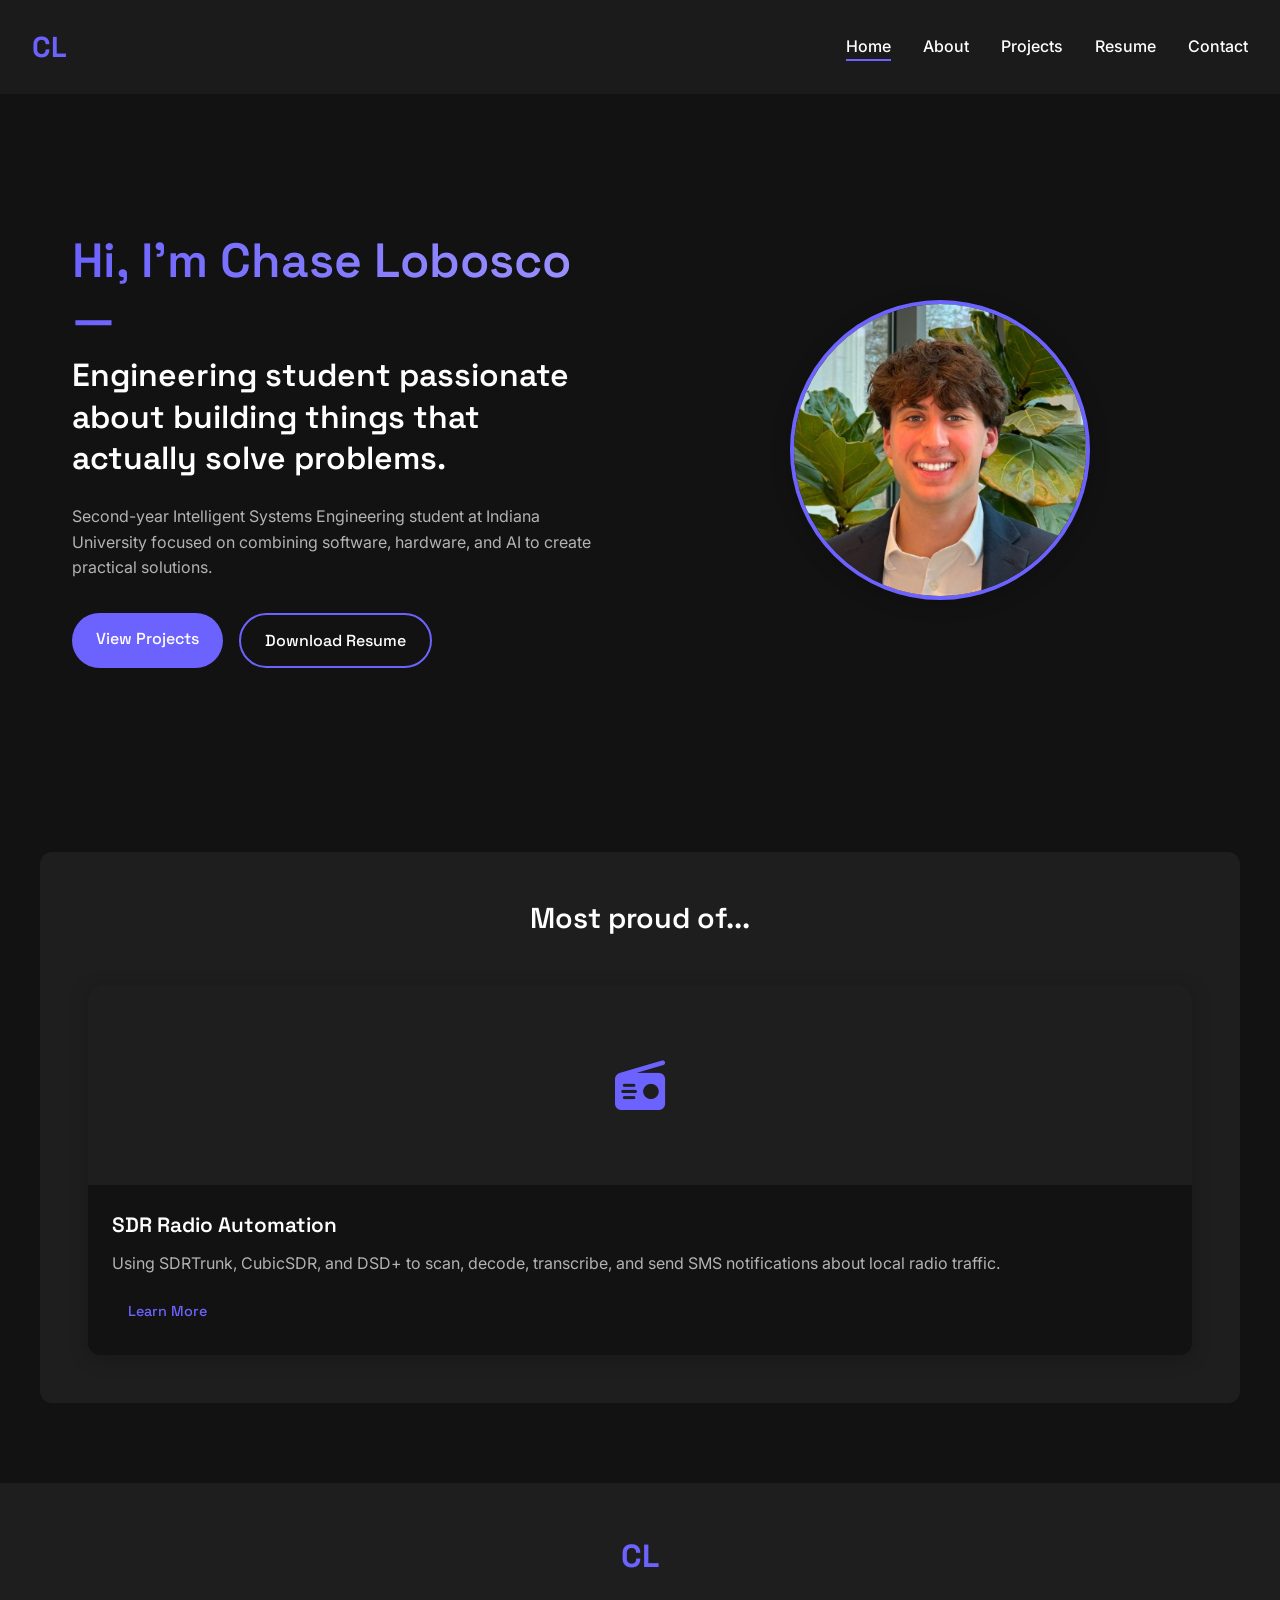
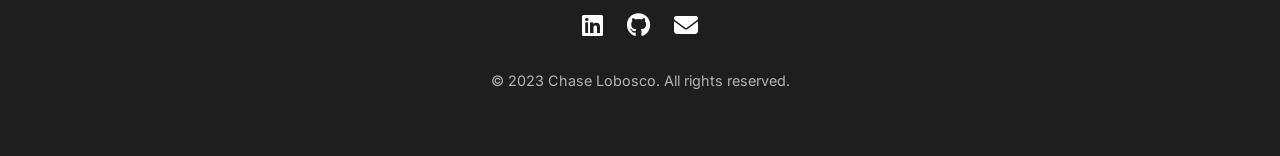
<file: index.html>
<!DOCTYPE html>
<html lang="en">
<head>
    <meta charset="UTF-8">
    <meta name="viewport" content="width=device-width, initial-scale=1.0">
    <title>Chase Lobosco | Portfolio</title>
    <link rel="stylesheet" href="css/style.css">
    <link rel="stylesheet" href="https://cdnjs.cloudflare.com/ajax/libs/font-awesome/6.4.0/css/all.min.css">
    <link rel="preconnect" href="https://fonts.googleapis.com">
    <link rel="preconnect" href="https://fonts.gstatic.com" crossorigin>
    <link href="https://fonts.googleapis.com/css2?family=Inter:wght@300;400;500;600;700&family=Space+Grotesk:wght@300;400;500;600;700&display=swap" rel="stylesheet">
</head>
<body>
    <header>
        <nav class="navbar">
            <div class="logo">CL</div>
            <ul class="nav-links">
                <li><a href="index.html" class="active">Home</a></li>
                <li><a href="about.html">About</a></li>
                <li><a href="projects.html">Projects</a></li>
                <li><a href="resume.html">Resume</a></li>
                <li><a href="contact.html">Contact</a></li>
            </ul>
            <div class="hamburger">
                <span class="bar"></span>
                <span class="bar"></span>
                <span class="bar"></span>
            </div>
        </nav>
    </header>

    <main>
        <section class="hero">
            <div class="hero-content">
                <div class="hero-text">
                    <h1>Hi, I'm Chase Lobosco —</h1>
                    <h2>Engineering student passionate about building things that actually solve problems.</h2>
                    <p>Second-year Intelligent Systems Engineering student at Indiana University focused on combining software, hardware, and AI to create practical solutions.</p>
                    <div class="hero-buttons">
                        <a href="projects.html" class="btn primary-btn">View Projects</a>
                        <a href="assets/resume.pdf" download class="btn secondary-btn">Download Resume</a>
                    </div>
                </div>
                <div class="hero-image">
                    <img src="assets/images/profilepicture.jpg" alt="Chase Lobosco" class="profile-image">
                </div>
            </div>
        </section>

        <section class="featured-projects">
            <h2>Most proud of...</h2>
            <div class="project-cards">
                <div class="project-card">
                    <div class="project-img">
                        <div class="img-placeholder">
                            <i class="fas fa-radio"></i>
                        </div>
                    </div>
                    <div class="project-info">
                        <h3>SDR Radio Automation</h3>
                        <p>Using SDRTrunk, CubicSDR, and DSD+ to scan, decode, transcribe, and send SMS notifications about local radio traffic.</p>
                        <a href="projects.html" class="btn small-btn">Learn More</a>
                    </div>
                </div>
            </div>
        </section>
    </main>

    <footer>
        <div class="footer-content">
            <div class="footer-logo">CL</div>
            <div class="social-links">
                <a href="https://www.linkedin.com/in/chaselobosco/" target="_blank"><i class="fab fa-linkedin"></i></a>
                <a href="https://github.com" target="_blank"><i class="fab fa-github"></i></a>
                <a href="mailto:clobosco@iu.edu"><i class="fas fa-envelope"></i></a>
            </div>
            <p>&copy; 2023 Chase Lobosco. All rights reserved.</p>
        </div>
    </footer>

    <script src="js/script.js"></script>
</body>
</html>
</file>
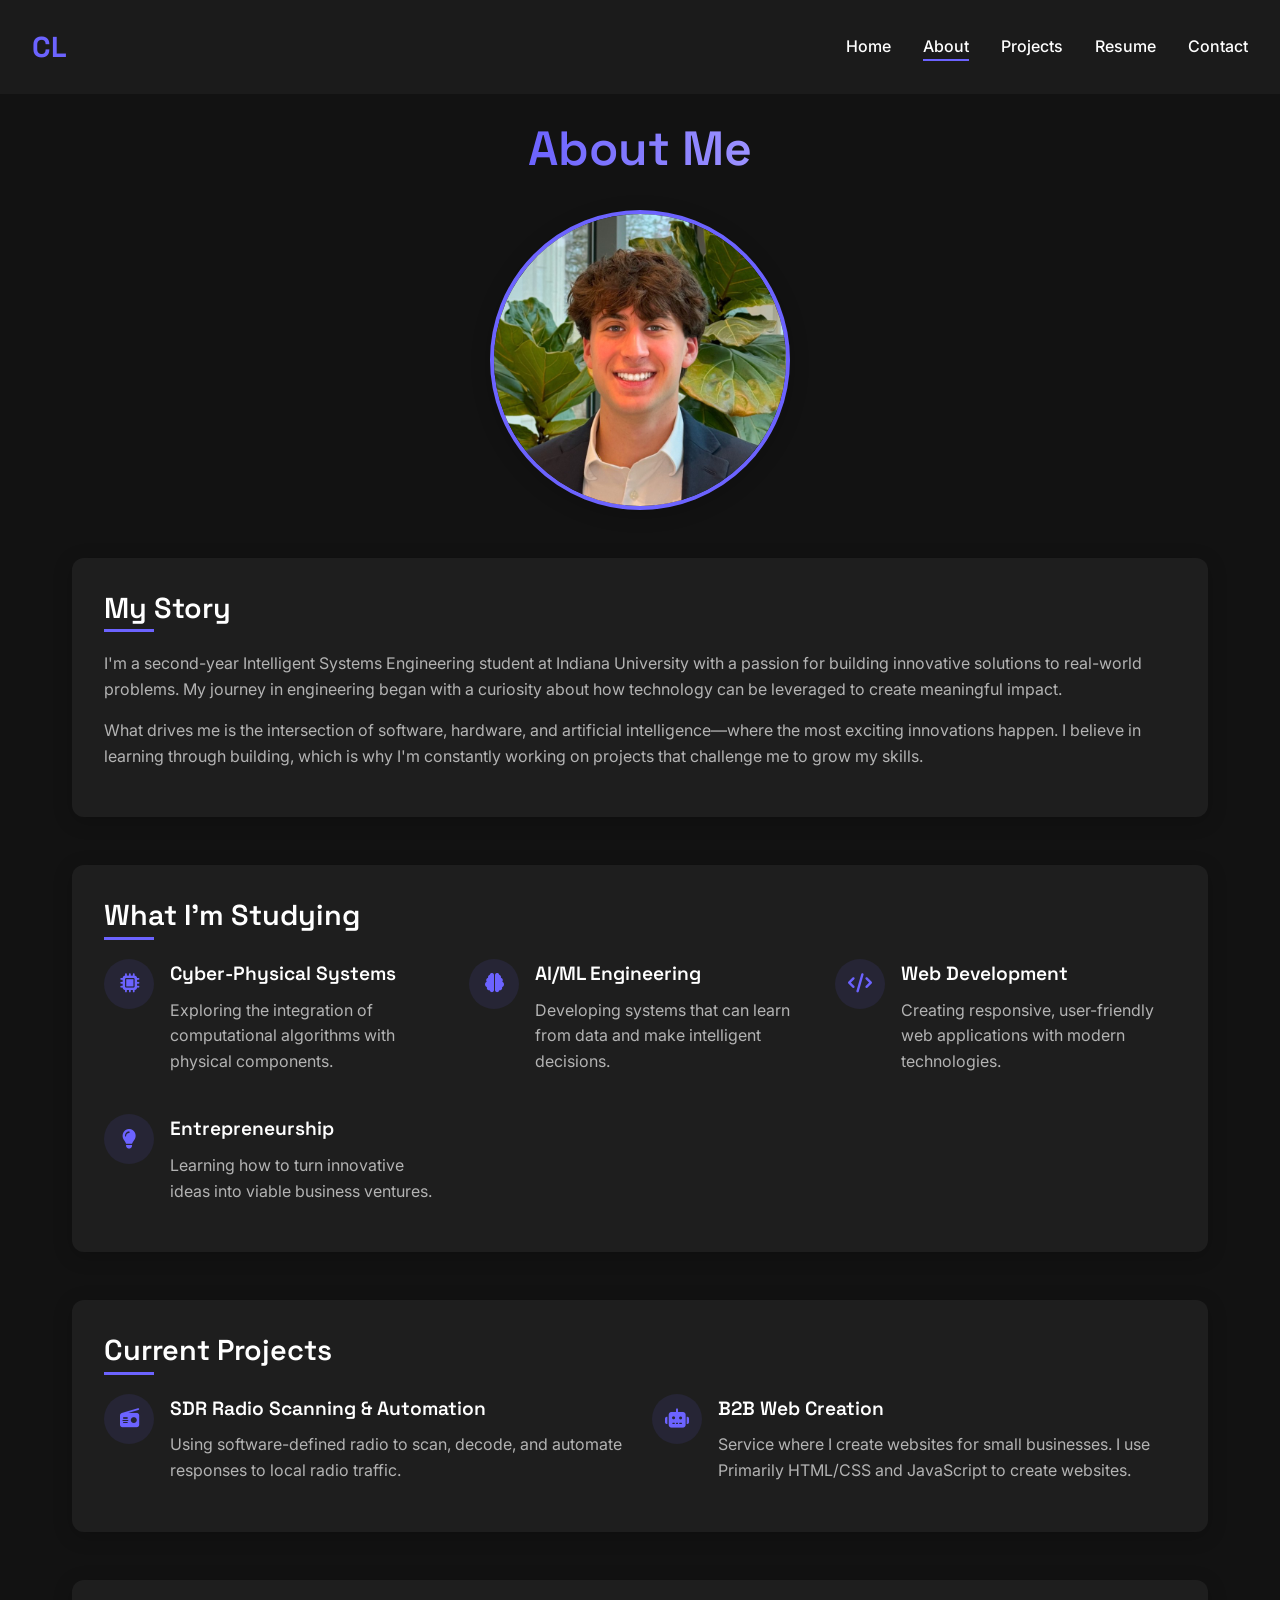
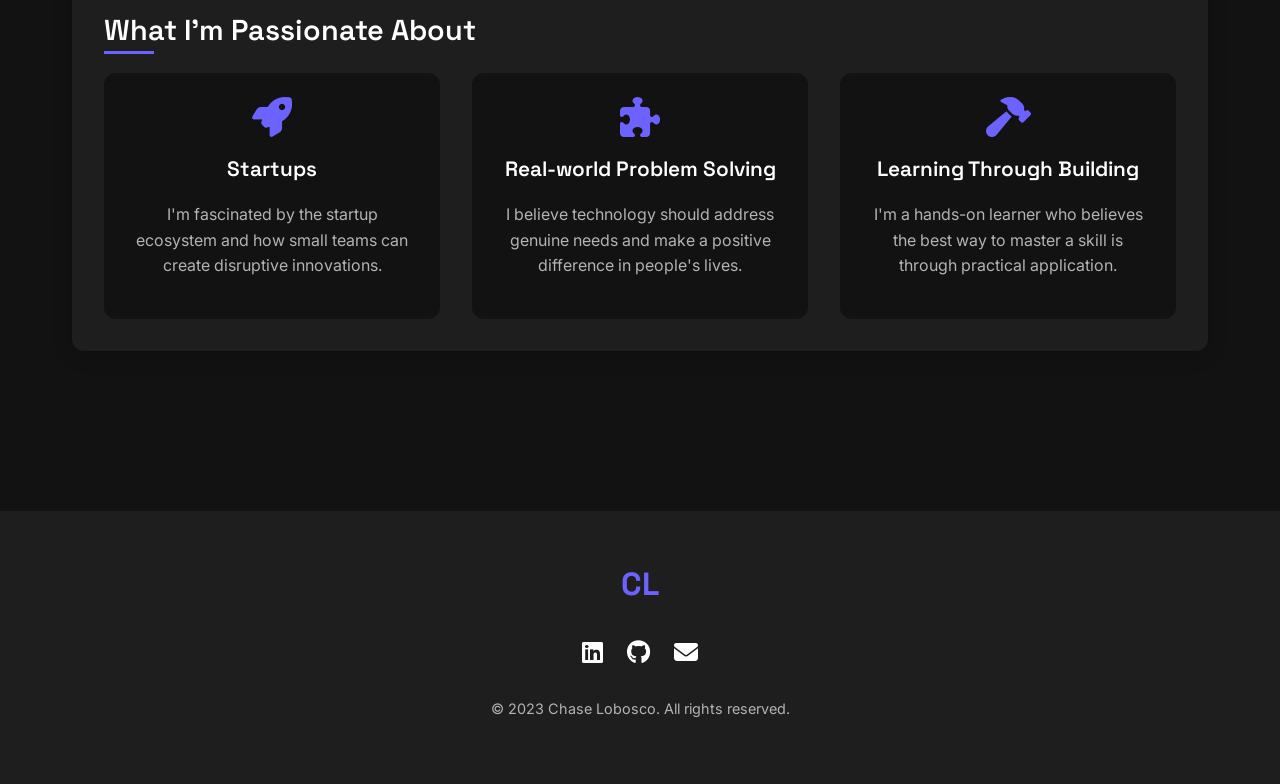
<file: about.html>
<!DOCTYPE html>
<html lang="en">
<head>
    <meta charset="UTF-8">
    <meta name="viewport" content="width=device-width, initial-scale=1.0">
    <title>About | Chase Lobosco</title>
    <link rel="stylesheet" href="css/style.css">
    <link rel="stylesheet" href="https://cdnjs.cloudflare.com/ajax/libs/font-awesome/6.4.0/css/all.min.css">
    <link rel="preconnect" href="https://fonts.googleapis.com">
    <link rel="preconnect" href="https://fonts.gstatic.com" crossorigin>
    <link href="https://fonts.googleapis.com/css2?family=Inter:wght@300;400;500;600;700&family=Space+Grotesk:wght@300;400;500;600;700&display=swap" rel="stylesheet">
</head>
<body>
    <header>
        <nav class="navbar">
            <div class="logo">CL</div>
            <ul class="nav-links">
                <li><a href="index.html">Home</a></li>
                <li><a href="about.html" class="active">About</a></li>
                <li><a href="projects.html">Projects</a></li>
                <li><a href="resume.html">Resume</a></li>
                <li><a href="contact.html">Contact</a></li>
            </ul>
            <div class="hamburger">
                <span class="bar"></span>
                <span class="bar"></span>
                <span class="bar"></span>
            </div>
        </nav>
    </header>

    <main>
        <section class="about-section">
            <div class="about-header">
                <h1>About Me</h1>
                <div class="hero-image">
                    <img src="assets/images/profilepicture.jpg" alt="Chase Lobosco" class="profile-image">
                </div>
            </div>
            
            <div class="about-content">
                <div class="about-card">
                    <h2>My Story</h2>
                    <p>I'm a second-year Intelligent Systems Engineering student at Indiana University with a passion for building innovative solutions to real-world problems. My journey in engineering began with a curiosity about how technology can be leveraged to create meaningful impact.</p>
                    <p>What drives me is the intersection of software, hardware, and artificial intelligence—where the most exciting innovations happen. I believe in learning through building, which is why I'm constantly working on projects that challenge me to grow my skills.</p>
                </div>

                <div class="about-card">
                    <h2>What I'm Studying</h2>
                    <div class="interest-items">
                        <div class="interest-item">
                            <div class="interest-icon"><i class="fas fa-microchip"></i></div>
                            <div class="interest-text">
                                <h3>Cyber-Physical Systems</h3>
                                <p>Exploring the integration of computational algorithms with physical components.</p>
                            </div>
                        </div>
                        <div class="interest-item">
                            <div class="interest-icon"><i class="fas fa-brain"></i></div>
                            <div class="interest-text">
                                <h3>AI/ML Engineering</h3>
                                <p>Developing systems that can learn from data and make intelligent decisions.</p>
                            </div>
                        </div>
                        <div class="interest-item">
                            <div class="interest-icon"><i class="fas fa-code"></i></div>
                            <div class="interest-text">
                                <h3>Web Development</h3>
                                <p>Creating responsive, user-friendly web applications with modern technologies.</p>
                            </div>
                        </div>
                        <div class="interest-item">
                            <div class="interest-icon"><i class="fas fa-lightbulb"></i></div>
                            <div class="interest-text">
                                <h3>Entrepreneurship</h3>
                                <p>Learning how to turn innovative ideas into viable business ventures.</p>
                            </div>
                        </div>
                    </div>
                </div>

                <div class="about-card">
                    <h2>Current Projects</h2>
                    <div class="interest-items">
                        <div class="interest-item">
                            <div class="interest-icon"><i class="fas fa-radio"></i></div>
                            <div class="interest-text">
                                <h3>SDR Radio Scanning & Automation</h3>
                                <p>Using software-defined radio to scan, decode, and automate responses to local radio traffic.</p>
                            </div>
                        </div>
                        <div class="interest-item">
                            <div class="interest-icon"><i class="fas fa-robot"></i></div>
                            <div class="interest-text">
                                <h3>B2B Web Creation</h3>
                                <p>Service where I create websites for small businesses. I use Primarily HTML/CSS and JavaScript to create websites.</p>
                            </div>
                        </div>
                    </div>
                </div>

                <div class="about-card">
                    <h2>What I'm Passionate About</h2>
                    <div class="passion-items">
                        <div class="passion-item">
                            <i class="fas fa-rocket"></i>
                            <h3>Startups</h3>
                            <p>I'm fascinated by the startup ecosystem and how small teams can create disruptive innovations.</p>
                        </div>
                        <div class="passion-item">
                            <i class="fas fa-puzzle-piece"></i>
                            <h3>Real-world Problem Solving</h3>
                            <p>I believe technology should address genuine needs and make a positive difference in people's lives.</p>
                        </div>
                        <div class="passion-item">
                            <i class="fas fa-hammer"></i>
                            <h3>Learning Through Building</h3>
                            <p>I'm a hands-on learner who believes the best way to master a skill is through practical application.</p>
                        </div>
                    </div>
                </div>
            </div>
        </section>
    </main>

    <footer>
        <div class="footer-content">
            <div class="footer-logo">CL</div>
            <div class="social-links">
                <a href="https://www.linkedin.com/in/chaselobosco/" target="_blank"><i class="fab fa-linkedin"></i></a>
                <a href="https://github.com" target="_blank"><i class="fab fa-github"></i></a>
                <a href="mailto:clobosco@iu.edu"><i class="fas fa-envelope"></i></a>
            </div>
            <p>&copy; 2023 Chase Lobosco. All rights reserved.</p>
        </div>
    </footer>

    <script src="js/script.js"></script>
</body>
</html>
</file>
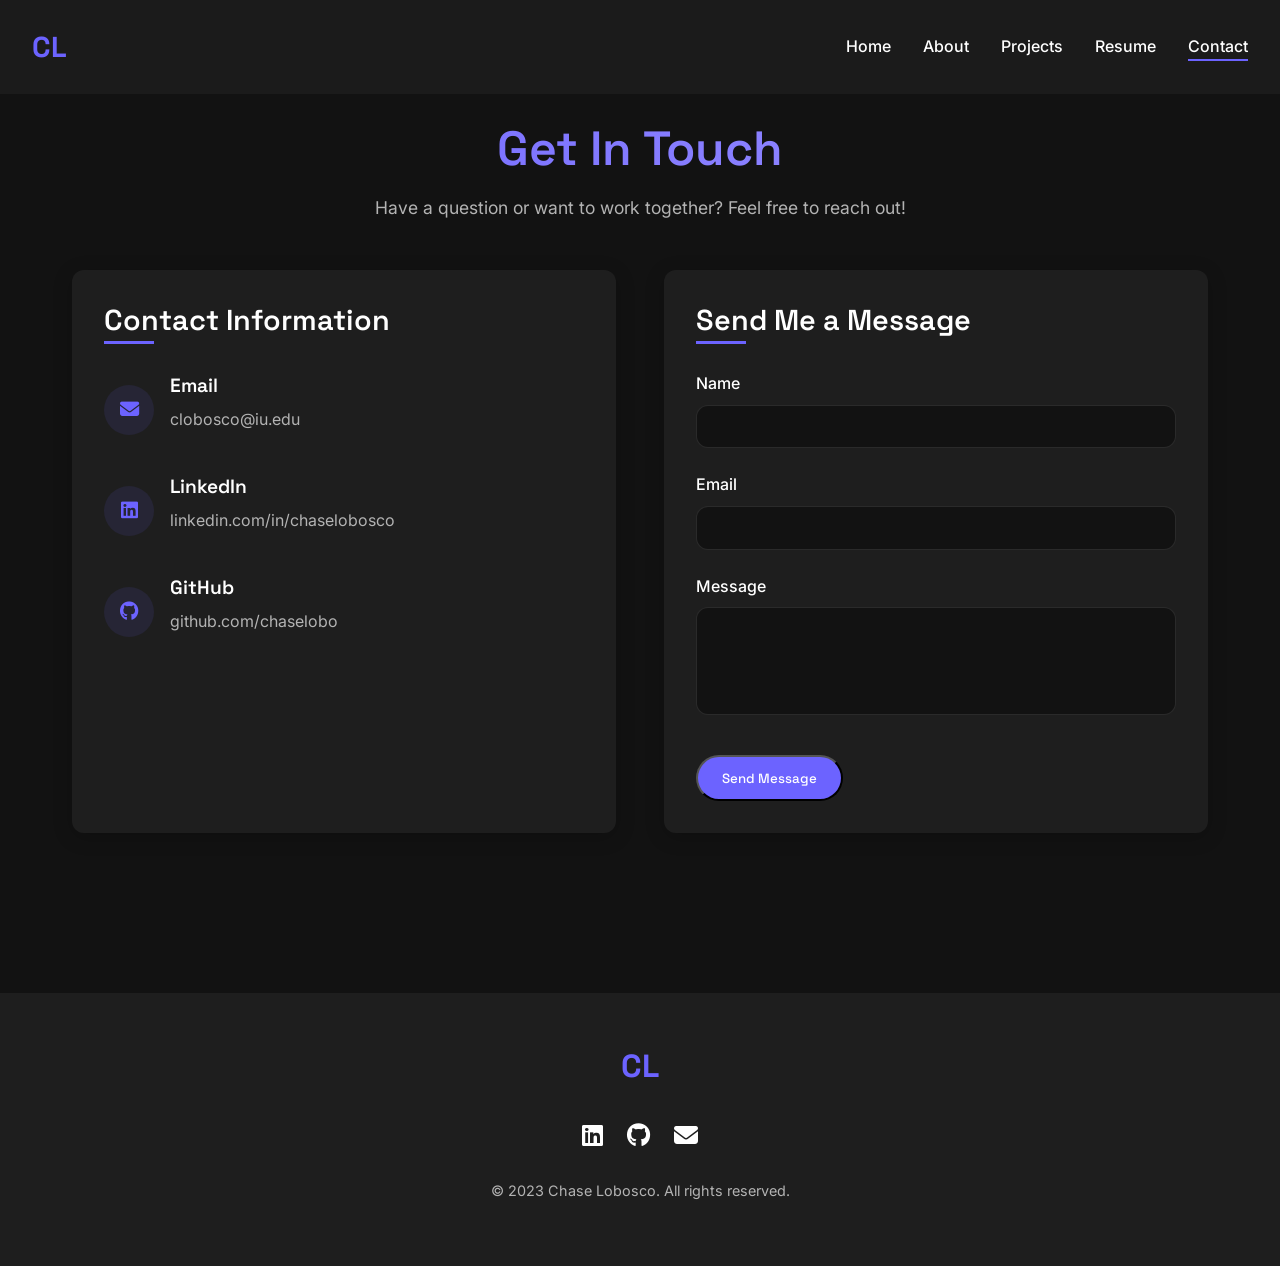
<file: contact.html>
<!DOCTYPE html>
<html lang="en">
<head>
    <meta charset="UTF-8">
    <meta name="viewport" content="width=device-width, initial-scale=1.0">
    <title>Contact | Chase Lobosco</title>
    <link rel="stylesheet" href="css/style.css">
    <link rel="stylesheet" href="https://cdnjs.cloudflare.com/ajax/libs/font-awesome/6.4.0/css/all.min.css">
    <link rel="preconnect" href="https://fonts.googleapis.com">
    <link rel="preconnect" href="https://fonts.gstatic.com" crossorigin>
    <link href="https://fonts.googleapis.com/css2?family=Inter:wght@300;400;500;600;700&family=Space+Grotesk:wght@300;400;500;600;700&display=swap" rel="stylesheet">
</head>
<body>
    <header>
        <nav class="navbar">
            <div class="logo">CL</div>
            <ul class="nav-links">
                <li><a href="index.html">Home</a></li>
                <li><a href="about.html">About</a></li>
                <li><a href="projects.html">Projects</a></li>
                <li><a href="resume.html">Resume</a></li>
                <li><a href="contact.html" class="active">Contact</a></li>
            </ul>
            <div class="hamburger">
                <span class="bar"></span>
                <span class="bar"></span>
                <span class="bar"></span>
            </div>
        </nav>
    </header>

    <main>
        <section class="contact-section">
            <div class="contact-header">
                <h1>Get In Touch</h1>
                <p>Have a question or want to work together? Feel free to reach out!</p>
            </div>
            
            <div class="contact-container">
                <div class="contact-info">
                    <h2>Contact Information</h2>
                    <div class="contact-details">
                        <div class="contact-item">
                            <div class="contact-icon">
                                <i class="fas fa-envelope"></i>
                            </div>
                            <div class="contact-text">
                                <h3>Email</h3>
                                <p><a href="mailto:clobosco@iu.edu">clobosco@iu.edu</a></p>
                            </div>
                        </div>
                        <div class="contact-item">
                            <div class="contact-icon">
                                <i class="fab fa-linkedin"></i>
                            </div>
                            <div class="contact-text">
                                <h3>LinkedIn</h3>
                                <p><a href="https://www.linkedin.com/in/chaselobosco/" target="_blank">linkedin.com/in/chaselobosco</a></p>
                            </div>
                        </div>
                        <div class="contact-item">
                            <div class="contact-icon">
                                <i class="fab fa-github"></i>
                            </div>
                            <div class="contact-text">
                                <h3>GitHub</h3>
                                <p><a href="https://github.com/chaselobo" target="_blank">github.com/chaselobo</a></p>
                            </div>
                        </div>
                    </div>
                </div>
                
                <div class="contact-form-container">
                    <h2>Send Me a Message</h2>
                    <form action="https://formspree.io/f/mnnaeynn" method="POST" class="contact-form">
                        <div class="form-group">
                            <label for="name">Name</label>
                            <input type="text" id="name" name="name" required>
                        </div>
                        <div class="form-group">
                            <label for="email">Email</label>
                            <input type="email" id="email" name="email" required>
                        </div>
                        <div class="form-group">
                            <label for="message">Message</label>
                            <textarea id="message" name="message" rows="5" required></textarea>
                        </div>
                        <button type="submit" class="btn primary-btn">Send Message</button>
                    </form>
                </div>
            </div>
        </section>
    </main>

    <footer>
        <div class="footer-content">
            <div class="footer-logo">CL</div>
            <div class="social-links">
                <a href="https://www.linkedin.com/in/chaselobosco/" target="_blank"><i class="fab fa-linkedin"></i></a>
                <a href="https://github.com" target="_blank"><i class="fab fa-github"></i></a>
                <a href="mailto:clobosco@iu.edu"><i class="fas fa-envelope"></i></a>
            </div>
            <p>&copy; 2023 Chase Lobosco. All rights reserved.</p>
        </div>
    </footer>

    <script src="js/script.js"></script>
</body>
</html>
</file>
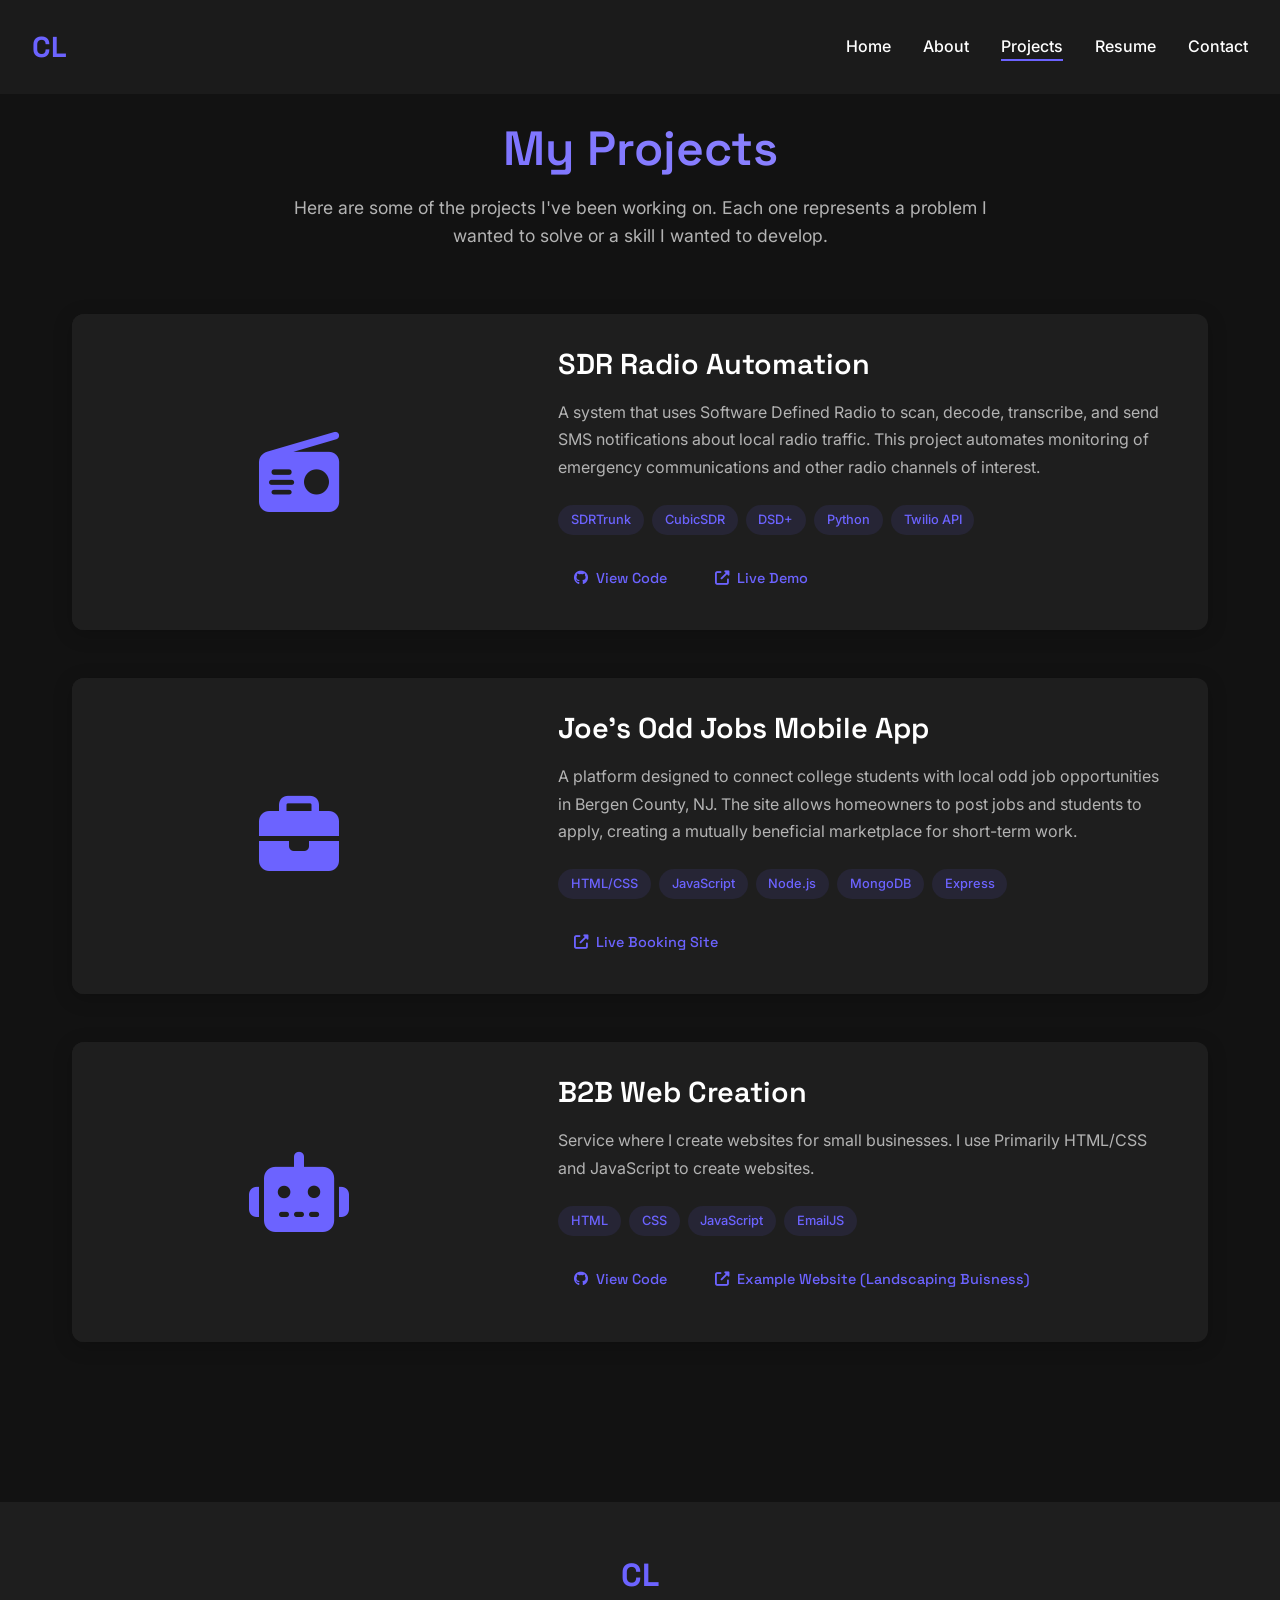
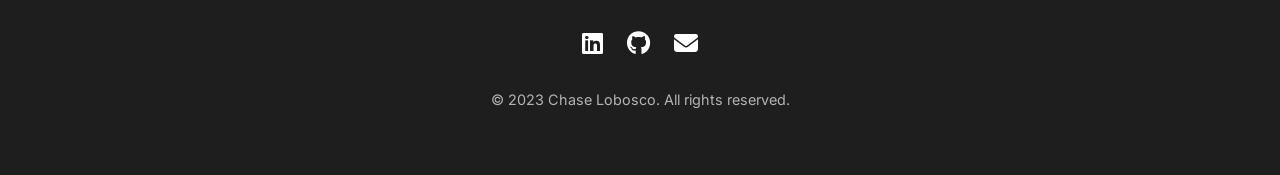
<file: projects.html>
<!DOCTYPE html>
<html lang="en">
<head>
    <meta charset="UTF-8">
    <meta name="viewport" content="width=device-width, initial-scale=1.0">
    <title>Projects | Chase Lobosco</title>
    <link rel="stylesheet" href="css/style.css">
    <link rel="stylesheet" href="https://cdnjs.cloudflare.com/ajax/libs/font-awesome/6.4.0/css/all.min.css">
    <link rel="preconnect" href="https://fonts.googleapis.com">
    <link rel="preconnect" href="https://fonts.gstatic.com" crossorigin>
    <link href="https://fonts.googleapis.com/css2?family=Inter:wght@300;400;500;600;700&family=Space+Grotesk:wght@300;400;500;600;700&display=swap" rel="stylesheet">
</head>
<body>
    <header>
        <nav class="navbar">
            <div class="logo">CL</div>
            <ul class="nav-links">
                <li><a href="index.html">Home</a></li>
                <li><a href="about.html">About</a></li>
                <li><a href="projects.html" class="active">Projects</a></li>
                <li><a href="resume.html">Resume</a></li>
                <li><a href="contact.html">Contact</a></li>
            </ul>
            <div class="hamburger">
                <span class="bar"></span>
                <span class="bar"></span>
                <span class="bar"></span>
            </div>
        </nav>
    </header>

    <main>
        <section class="projects-section">
            <div class="projects-header">
                <h1>My Projects</h1>
                <p>Here are some of the projects I've been working on. Each one represents a problem I wanted to solve or a skill I wanted to develop.</p>
            </div>
            
            <div class="projects-grid">
                <div class="project-item">
                    <div class="project-image">
                        <div class="img-placeholder">
                            <i class="fas fa-radio"></i>
                        </div>
                    </div>
                    <div class="project-details">
                        <h2>SDR Radio Automation</h2>
                        <p>A system that uses Software Defined Radio to scan, decode, transcribe, and send SMS notifications about local radio traffic. This project automates monitoring of emergency communications and other radio channels of interest.</p>
                        <div class="tech-stack">
                            <span class="tech-tag">SDRTrunk</span>
                            <span class="tech-tag">CubicSDR</span>
                            <span class="tech-tag">DSD+</span>
                            <span class="tech-tag">Python</span>
                            <span class="tech-tag">Twilio API</span>
                        </div>
                        <div class="project-links">
                            <a href="#" class="btn small-btn"><i class="fab fa-github"></i> View Code</a>
                            <a href="#" class="btn small-btn"><i class="fas fa-external-link-alt"></i> Live Demo</a>
                        </div>
                    </div>
                </div>

                <div class="project-item">
                    <div class="project-image">
                        <div class="img-placeholder">
                            <i class="fas fa-briefcase"></i>
                        </div>
                    </div>
                    <div class="project-details">
                        <h2>Joe's Odd Jobs Mobile App</h2>
                        <p>A platform designed to connect college students with local odd job opportunities in Bergen County, NJ. The site allows homeowners to post jobs and students to apply, creating a mutually beneficial marketplace for short-term work.</p>
                        <div class="tech-stack">
                            <span class="tech-tag">HTML/CSS</span>
                            <span class="tech-tag">JavaScript</span>
                            <span class="tech-tag">Node.js</span>
                            <span class="tech-tag">MongoDB</span>
                            <span class="tech-tag">Express</span>
                        </div>
                        <div class="project-links">
                            <a href="https://joesoddjobs.com" class="btn small-btn"><i class="fas fa-external-link-alt"></i> Live Booking Site</a>
                        </div>
                    </div>
                </div>

                <div class="project-item">
                    <div class="project-image">
                        <div class="img-placeholder">
                            <i class="fas fa-robot"></i>
                        </div>
                    </div>
                    <div class="project-details">
                        <h2>B2B Web Creation</h2>
                        <p>Service where I create websites for small businesses. I use Primarily HTML/CSS and JavaScript to create websites.</p>
                        <div class="tech-stack">
                            <span class="tech-tag">HTML</span>
                            <span class="tech-tag">CSS</span>
                            <span class="tech-tag">JavaScript</span>
                            <span class="tech-tag">EmailJS</span>
                        </div>
                        <div class="project-links">
                            <a href="https://github.com/IronCites/LandscapeEx" class="btn small-btn"><i class="fab fa-github"></i> View Code</a>
                            <a href="https://ironcites.github.io/LandscapeEx/" class="btn small-btn"><i class="fas fa-external-link-alt"></i> Example Website (Landscaping Buisness)</a>
                        </div>
                    </div>
                </div>
            </div>
        </section>
    </main>

    <footer>
        <div class="footer-content">
            <div class="footer-logo">CL</div>
            <div class="social-links">
                <a href="https://www.linkedin.com/in/chaselobosco/" target="_blank"><i class="fab fa-linkedin"></i></a>
                <a href="https://github.com" target="_blank"><i class="fab fa-github"></i></a>
                <a href="mailto:clobosco@iu.edu"><i class="fas fa-envelope"></i></a>
            </div>
            <p>&copy; 2023 Chase Lobosco. All rights reserved.</p>
        </div>
    </footer>

    <script src="js/script.js"></script>
</body>
</html>
</file>
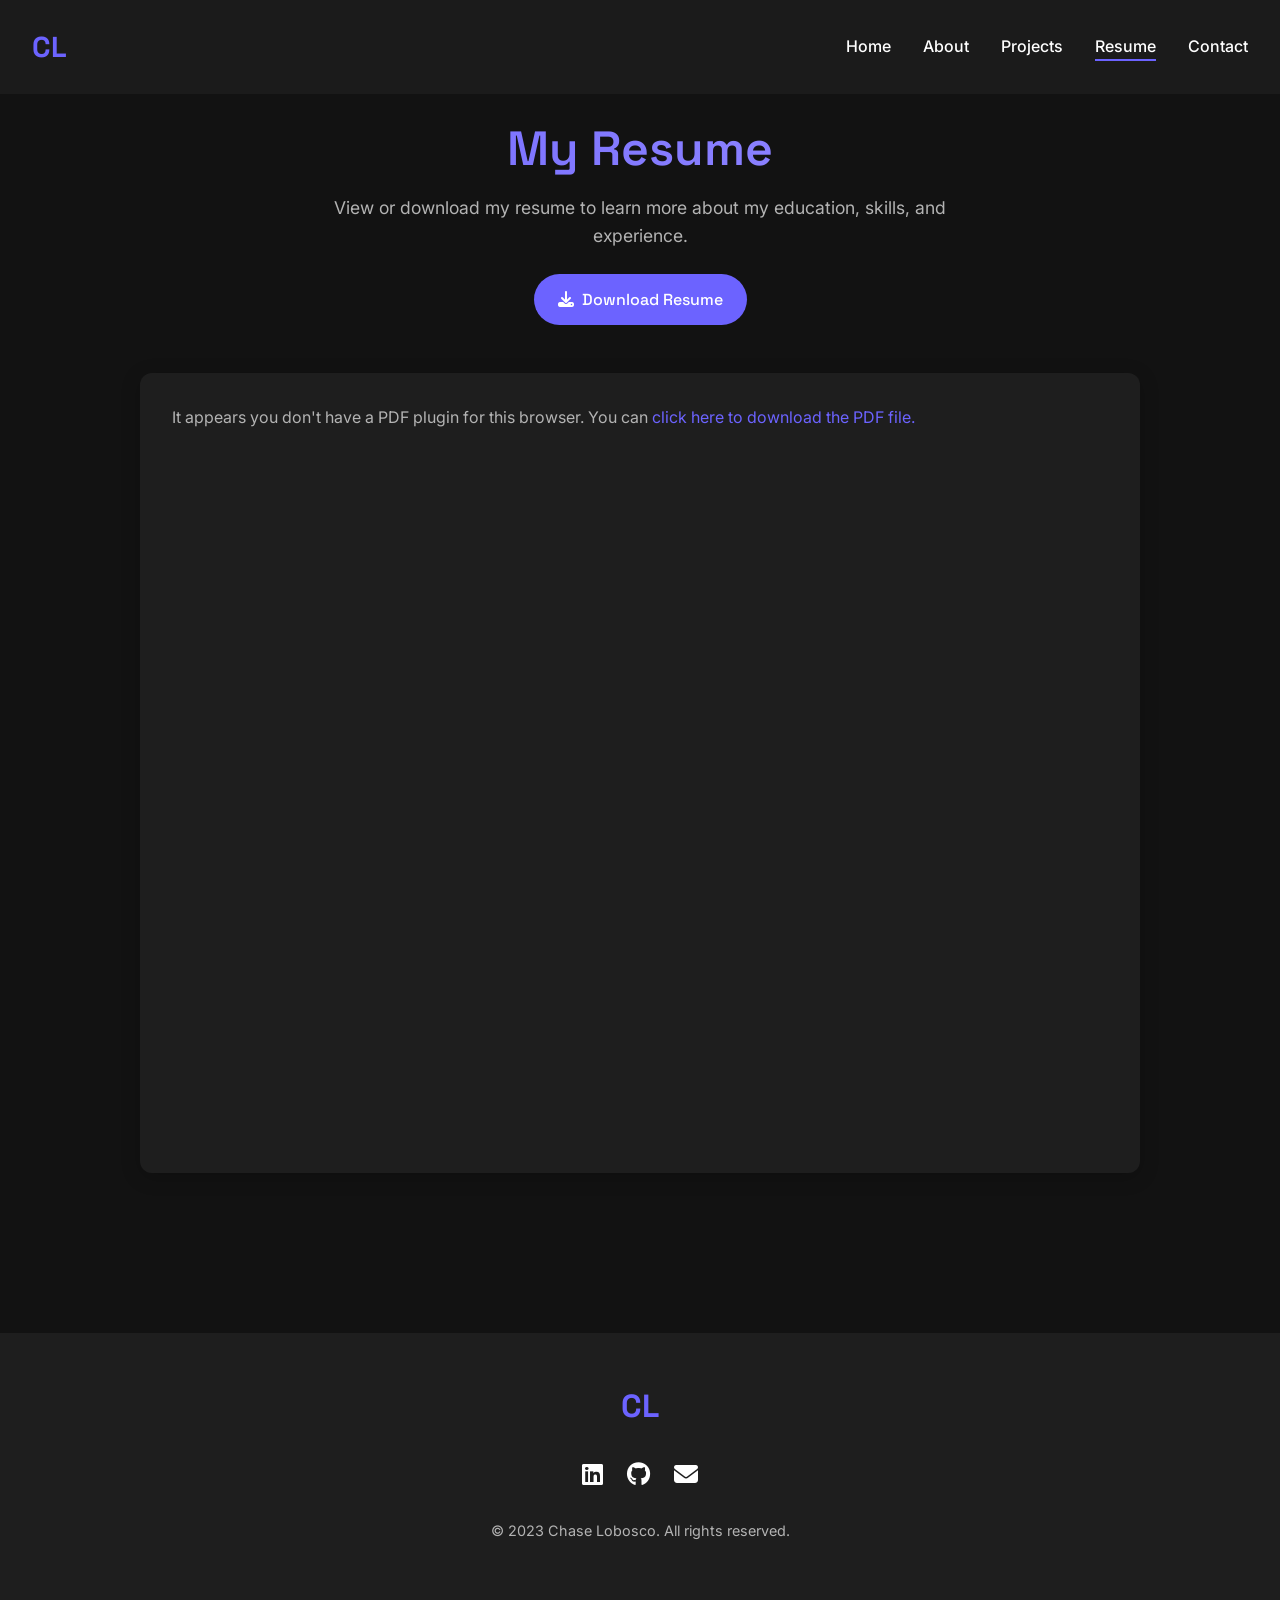
<file: resume.html>
<!DOCTYPE html>
<html lang="en">
<head>
    <meta charset="UTF-8">
    <meta name="viewport" content="width=device-width, initial-scale=1.0">
    <title>Resume | Chase Lobosco</title>
    <link rel="stylesheet" href="css/style.css">
    <link rel="stylesheet" href="https://cdnjs.cloudflare.com/ajax/libs/font-awesome/6.4.0/css/all.min.css">
    <link rel="preconnect" href="https://fonts.googleapis.com">
    <link rel="preconnect" href="https://fonts.gstatic.com" crossorigin>
    <link href="https://fonts.googleapis.com/css2?family=Inter:wght@300;400;500;600;700&family=Space+Grotesk:wght@300;400;500;600;700&display=swap" rel="stylesheet">
</head>
<body>
    <header>
        <nav class="navbar">
            <div class="logo">CL</div>
            <ul class="nav-links">
                <li><a href="index.html">Home</a></li>
                <li><a href="about.html">About</a></li>
                <li><a href="projects.html">Projects</a></li>
                <li><a href="resume.html" class="active">Resume</a></li>
                <li><a href="contact.html">Contact</a></li>
            </ul>
            <div class="hamburger">
                <span class="bar"></span>
                <span class="bar"></span>
                <span class="bar"></span>
            </div>
        </nav>
    </header>

    <main>
        <section class="resume-section">
            <div class="resume-header">
                <h1>My Resume</h1>
                <p>View or download my resume to learn more about my education, skills, and experience.</p>
                <a href="assets/resume.pdf" download class="btn primary-btn"><i class="fas fa-download"></i> Download Resume</a>
            </div>
            
            <div class="resume-container">
                <div class="resume-viewer">
                    <object data="assets/resume.pdf" type="application/pdf" width="100%" height="100%">
                        <p>It appears you don't have a PDF plugin for this browser. You can <a href="assets/resume.pdf">click here to download the PDF file.</a></p>
                    </object>
                </div>
            </div>
        </section>
    </main>

    <footer>
        <div class="footer-content">
            <div class="footer-logo">CL</div>
            <div class="social-links">
                <a href="https://www.linkedin.com/in/chaselobosco/" target="_blank"><i class="fab fa-linkedin"></i></a>
                <a href="https://github.com" target="_blank"><i class="fab fa-github"></i></a>
                <a href="mailto:clobosco@iu.edu"><i class="fas fa-envelope"></i></a>
            </div>
            <p>&copy; 2023 Chase Lobosco. All rights reserved.</p>
        </div>
    </footer>

    <script src="js/script.js"></script>
</body>
</html>
</file>
<file: css/style.css>
/* Base Styles */
:root {
    --primary-color: #6c63ff;
    --secondary-color: #4a45b1;
    --bg-color: #121212;
    --surface-color: #1e1e1e;
    --text-color: #ffffff;
    --text-secondary: #b3b3b3;
    --border-radius: 12px;
    --card-shadow: 0 4px 20px rgba(0, 0, 0, 0.2);
    --transition: all 0.3s ease;
    --font-primary: 'Space Grotesk', sans-serif;
    --font-secondary: 'Inter', sans-serif;
}

* {
    margin: 0;
    padding: 0;
    box-sizing: border-box;
}

body {
    font-family: var(--font-secondary);
    background-color: var(--bg-color);
    color: var(--text-color);
    line-height: 1.6;
    overflow-x: hidden;
}

h1, h2, h3, h4, h5, h6 {
    font-family: var(--font-primary);
    font-weight: 600;
    margin-bottom: 1rem;
}

h1 {
    font-size: 2.5rem;
    line-height: 1.2;
}

h2 {
    font-size: 1.8rem;
    line-height: 1.3;
}

p {
    margin-bottom: 1rem;
    color: var(--text-secondary);
}

a {
    text-decoration: none;
    color: var(--primary-color);
    transition: var(--transition);
}

a:hover {
    color: var(--secondary-color);
}

ul {
    list-style: none;
}

img {
    max-width: 100%;
    height: auto;
}

section {
    padding: 5rem 2rem;
    max-width: 1200px;
    margin: 0 auto;
}

/* Button Styles */
.btn {
    display: inline-block;
    padding: 0.8rem 1.5rem;
    border-radius: 50px;
    font-weight: 500;
    text-align: center;
    cursor: pointer;
    transition: var(--transition);
    font-family: var(--font-primary);
}

.primary-btn {
    background-color: var(--primary-color);
    color: white;
}

.primary-btn:hover {
    background-color: var(--secondary-color);
    transform: translateY(-3px);
    box-shadow: 0 10px 20px rgba(108, 99, 255, 0.2);
    color: white;
}

.secondary-btn {
    background-color: transparent;
    color: var(--text-color);
    border: 2px solid var(--primary-color);
}

.secondary-btn:hover {
    background-color: var(--primary-color);
    color: white;
    transform: translateY(-3px);
}

.small-btn {
    padding: 0.5rem 1rem;
    font-size: 0.9rem;
}

/* Navbar */
.navbar {
    display: flex;
    justify-content: space-between;
    align-items: center;
    padding: 1.5rem 2rem;
    background-color: rgba(30, 30, 30, 0.8);
    backdrop-filter: blur(10px);
    position: fixed;
    width: 100%;
    top: 0;
    z-index: 1000;
    transition: var(--transition);
}

.logo {
    font-family: var(--font-primary);
    font-size: 1.8rem;
    font-weight: 700;
    color: var(--primary-color);
}

.nav-links {
    display: flex;
    gap: 2rem;
}

.nav-links a {
    color: var(--text-color);
    font-weight: 500;
    position: relative;
}

.nav-links a::after {
    content: '';
    position: absolute;
    width: 0;
    height: 2px;
    bottom: -5px;
    left: 0;
    background-color: var(--primary-color);
    transition: var(--transition);
}

.nav-links a:hover::after,
.nav-links a.active::after {
    width: 100%;
}

.hamburger {
    display: none;
    cursor: pointer;
}

.bar {
    display: block;
    width: 25px;
    height: 3px;
    margin: 5px auto;
    transition: var(--transition);
    background-color: var(--text-color);
}

/* Hero Section */
.hero {
    min-height: 100vh;
    display: flex;
    align-items: center;
    padding-top: 80px;
}

.hero-content {
    display: flex;
    align-items: center;
    gap: 4rem;
}

.hero-text {
    flex: 1;
}

.hero-text h1 {
    margin-bottom: 0.5rem;
    font-size: 3rem;
    background: linear-gradient(to right, var(--primary-color), #9c92ff);
    -webkit-background-clip: text;
    background-clip: text;
    color: transparent;
}

.hero-text h2 {
    font-size: 2rem;
    margin-bottom: 1.5rem;
    line-height: 1.3;
}

.hero-buttons {
    display: flex;
    gap: 1rem;
    margin-top: 2rem;
}

.hero-image {
    flex: 1;
    display: flex;
    justify-content: center;
    align-items: center;
}

.profile-image {
    width: 300px;
    height: 300px;
    border-radius: 50%;
    object-fit: cover;
    box-shadow: var(--card-shadow);
    border: 4px solid var(--primary-color);
}

/* Featured Projects Section */
.featured-projects {
    background-color: var(--surface-color);
    border-radius: var(--border-radius);
    padding: 3rem;
    margin-top: -3rem;
}

.featured-projects h2 {
    text-align: center;
    margin-bottom: 3rem;
}

.project-cards {
    display: grid;
    grid-template-columns: repeat(auto-fit, minmax(300px, 1fr));
    gap: 2rem;
}

.project-card {
    background-color: var(--bg-color);
    border-radius: var(--border-radius);
    overflow: hidden;
    box-shadow: var(--card-shadow);
    transition: var(--transition);
}

.project-card:hover {
    transform: translateY(-10px);
    box-shadow: 0 15px 30px rgba(0, 0, 0, 0.3);
}

.project-img {
    height: 200px;
    overflow: hidden;
}

.img-placeholder {
    width: 100%;
    height: 100%;
    background-color: var(--surface-color);
    display: flex;
    justify-content: center;
    align-items: center;
}

.img-placeholder i {
    font-size: 50px;
    color: var(--primary-color);
}

.project-info {
    padding: 1.5rem;
}

.project-info h3 {
    font-size: 1.3rem;
    margin-bottom: 0.5rem;
}

/* Footer */
footer {
    background-color: var(--surface-color);
    padding: 3rem 2rem;
    margin-top: 5rem;
}

.footer-content {
    max-width: 1200px;
    margin: 0 auto;
    display: flex;
    flex-direction: column;
    align-items: center;
    gap: 1.5rem;
}

.footer-logo {
    font-family: var(--font-primary);
    font-size: 2rem;
    font-weight: 700;
    color: var(--primary-color);
}

.social-links {
    display: flex;
    gap: 1.5rem;
}

.social-links a {
    color: var(--text-color);
    font-size: 1.5rem;
    transition: var(--transition);
}

.social-links a:hover {
    color: var(--primary-color);
    transform: translateY(-5px);
}

footer p {
    color: var(--text-secondary);
    text-align: center;
    font-size: 0.9rem;
}

/* About Page Styles */
.about-section {
    padding-top: 120px;
}

.about-header {
    display: flex;
    flex-direction: column;
    align-items: center;
    text-align: center;
    margin-bottom: 3rem;
}

.about-header h1 {
    font-size: 3rem;
    margin-bottom: 2rem;
    background: linear-gradient(to right, var(--primary-color), #9c92ff);
    -webkit-background-clip: text;
    background-clip: text;
    color: transparent;
}

.about-content {
    display: flex;
    flex-direction: column;
    gap: 3rem;
}

.about-card {
    background-color: var(--surface-color);
    border-radius: var(--border-radius);
    padding: 2rem;
    box-shadow: var(--card-shadow);
    transition: var(--transition);
}

.about-card:hover {
    transform: translateY(-5px);
    box-shadow: 0 15px 30px rgba(0, 0, 0, 0.3);
}

.about-card h2 {
    margin-bottom: 1.5rem;
    position: relative;
    display: inline-block;
}

.about-card h2::after {
    content: '';
    position: absolute;
    left: 0;
    bottom: -5px;
    width: 50px;
    height: 3px;
    background-color: var(--primary-color);
}

.interest-items {
    display: grid;
    grid-template-columns: repeat(auto-fit, minmax(300px, 1fr));
    gap: 1.5rem;
}

.interest-item {
    display: flex;
    gap: 1rem;
    align-items: flex-start;
}

.interest-icon {
    background-color: rgba(108, 99, 255, 0.1);
    color: var(--primary-color);
    width: 50px;
    height: 50px;
    border-radius: 50%;
    display: flex;
    justify-content: center;
    align-items: center;
    font-size: 1.2rem;
    flex-shrink: 0;
}

.interest-text h3 {
    font-size: 1.2rem;
    margin-bottom: 0.5rem;
}

.passion-items {
    display: grid;
    grid-template-columns: repeat(auto-fit, minmax(250px, 1fr));
    gap: 2rem;
    text-align: center;
}

.passion-item {
    padding: 1.5rem;
    background-color: var(--bg-color);
    border-radius: var(--border-radius);
    transition: var(--transition);
}

.passion-item:hover {
    transform: translateY(-5px);
    box-shadow: var(--card-shadow);
}

.passion-item i {
    font-size: 2.5rem;
    color: var(--primary-color);
    margin-bottom: 1rem;
}

.passion-item h3 {
    font-size: 1.3rem;
    margin-bottom: 1rem;
}

/* Projects Page Styles */
.projects-section {
    padding-top: 120px;
}

.projects-header {
    text-align: center;
    margin-bottom: 4rem;
}

.projects-header h1 {
    font-size: 3rem;
    margin-bottom: 1rem;
    background: linear-gradient(to right, var(--primary-color), #9c92ff);
    -webkit-background-clip: text;
    background-clip: text;
    color: transparent;
}

.projects-header p {
    max-width: 700px;
    margin: 0 auto;
    font-size: 1.1rem;
}

.projects-grid {
    display: flex;
    flex-direction: column;
    gap: 3rem;
}

.project-item {
    display: flex;
    background-color: var(--surface-color);
    border-radius: var(--border-radius);
    overflow: hidden;
    box-shadow: var(--card-shadow);
    transition: var(--transition);
}

.project-item:hover {
    transform: translateY(-10px);
    box-shadow: 0 15px 30px rgba(0, 0, 0, 0.3);
}

.project-image {
    width: 40%;
    min-height: 300px;
    background-color: var(--bg-color);
    display: flex;
    justify-content: center;
    align-items: center;
}

.project-image .img-placeholder {
    width: 100%;
    height: 100%;
    display: flex;
    justify-content: center;
    align-items: center;
}

.project-image .img-placeholder i {
    font-size: 5rem;
    color: var(--primary-color);
}

.project-details {
    padding: 2rem;
    width: 60%;
}

.project-details h2 {
    font-size: 1.8rem;
    margin-bottom: 1rem;
    color: var(--text-color);
}

.project-details p {
    margin-bottom: 1.5rem;
    line-height: 1.7;
}

.tech-stack {
    display: flex;
    flex-wrap: wrap;
    gap: 0.5rem;
    margin-bottom: 1.5rem;
}

.tech-tag {
    background-color: rgba(108, 99, 255, 0.1);
    color: var(--primary-color);
    padding: 0.3rem 0.8rem;
    border-radius: 50px;
    font-size: 0.8rem;
    font-weight: 500;
    transition: var(--transition);
}

.tech-tag:hover {
    background-color: var(--primary-color);
    color: white;
}

.project-links {
    display: flex;
    gap: 1rem;
}

.project-links .btn {
    display: flex;
    align-items: center;
    gap: 0.5rem;
}

/* Resume Page Styles */
.resume-section {
    padding-top: 120px;
}

.resume-header {
    text-align: center;
    margin-bottom: 3rem;
}

.resume-header h1 {
    font-size: 3rem;
    margin-bottom: 1rem;
    background: linear-gradient(to right, var(--primary-color), #9c92ff);
    -webkit-background-clip: text;
    background-clip: text;
    color: transparent;
}

.resume-header p {
    max-width: 700px;
    margin: 0 auto 1.5rem;
    font-size: 1.1rem;
}

.resume-header .btn {
    display: inline-flex;
    align-items: center;
    gap: 0.5rem;
}

.resume-container {
    background-color: var(--surface-color);
    border-radius: var(--border-radius);
    padding: 2rem;
    box-shadow: var(--card-shadow);
    height: 800px;
    max-width: 1000px;
    margin: 0 auto;
}

.resume-viewer {
    width: 100%;
    height: 100%;
    border-radius: var(--border-radius);
    overflow: hidden;
}

.resume-viewer object {
    width: 100%;
    height: 100%;
    border: none;
}

/* Contact Page Styles */
.contact-section {
    padding-top: 120px;
}

.contact-header {
    text-align: center;
    margin-bottom: 3rem;
}

.contact-header h1 {
    font-size: 3rem;
    margin-bottom: 1rem;
    background: linear-gradient(to right, var(--primary-color), #9c92ff);
    -webkit-background-clip: text;
    background-clip: text;
    color: transparent;
}

.contact-header p {
    max-width: 700px;
    margin: 0 auto;
    font-size: 1.1rem;
}

.contact-container {
    display: grid;
    grid-template-columns: 1fr 1fr;
    gap: 3rem;
    max-width: 1200px;
    margin: 0 auto;
}

.contact-info, .contact-form-container {
    background-color: var(--surface-color);
    border-radius: var(--border-radius);
    padding: 2rem;
    box-shadow: var(--card-shadow);
}

.contact-info h2, .contact-form-container h2 {
    margin-bottom: 2rem;
    position: relative;
    display: inline-block;
}

.contact-info h2::after, .contact-form-container h2::after {
    content: '';
    position: absolute;
    left: 0;
    bottom: -5px;
    width: 50px;
    height: 3px;
    background-color: var(--primary-color);
}

.contact-details {
    display: flex;
    flex-direction: column;
    gap: 1.5rem;
}

.contact-item {
    display: flex;
    gap: 1rem;
    align-items: center;
}

.contact-icon {
    background-color: rgba(108, 99, 255, 0.1);
    color: var(--primary-color);
    width: 50px;
    height: 50px;
    border-radius: 50%;
    display: flex;
    justify-content: center;
    align-items: center;
    font-size: 1.2rem;
    flex-shrink: 0;
}

.contact-text h3 {
    font-size: 1.2rem;
    margin-bottom: 0.3rem;
}

.contact-text a {
    color: var(--text-secondary);
    transition: var(--transition);
}

.contact-text a:hover {
    color: var(--primary-color);
}

.contact-form {
    display: flex;
    flex-direction: column;
    gap: 1.5rem;
}

.form-group {
    display: flex;
    flex-direction: column;
    gap: 0.5rem;
}

.form-group label {
    font-weight: 500;
    color: var(--text-color);
}

.form-group input, .form-group textarea {
    padding: 0.8rem 1rem;
    background-color: var(--bg-color);
    border: 1px solid rgba(255, 255, 255, 0.1);
    border-radius: var(--border-radius);
    color: var(--text-color);
    font-family: var(--font-secondary);
    resize: none;
    transition: var(--transition);
}

.form-group input:focus, .form-group textarea:focus {
    outline: none;
    border-color: var(--primary-color);
    box-shadow: 0 0 0 2px rgba(108, 99, 255, 0.2);
}

.contact-form .btn {
    align-self: flex-start;
    margin-top: 1rem;
}

/* Responsive Design */
@media (max-width: 992px) {
    .hero-content {
        flex-direction: column-reverse;
        text-align: center;
        gap: 2rem;
    }

    .hero-buttons {
        justify-content: center;
    }

    .featured-projects {
        margin-top: 0;
    }
}

@media (max-width: 768px) {
    h1 {
        font-size: 2rem;
    }

    h2 {
        font-size: 1.5rem;
    }

    .navbar {
        padding: 1rem;
    }

    .nav-links {
        position: fixed;
        left: -100%;
        top: 70px;
        flex-direction: column;
        background-color: var(--surface-color);
        width: 100%;
        text-align: center;
        transition: 0.3s;
        box-shadow: 0 10px 27px rgba(0, 0, 0, 0.05);
        padding: 2rem 0;
        gap: 1.5rem;
    }

    .nav-links.active {
        left: 0;
    }

    .hamburger {
        display: block;
    }

    .hamburger.active .bar:nth-child(2) {
        opacity: 0;
    }

    .hamburger.active .bar:nth-child(1) {
        transform: translateY(8px) rotate(45deg);
    }

    .hamburger.active .bar:nth-child(3) {
        transform: translateY(-8px) rotate(-45deg);
    }

    section {
        padding: 3rem 1rem;
    }

    .profile-image {
        width: 250px;
        height: 250px;
    }

    .featured-projects {
        padding: 2rem 1rem;
    }
    
    /* About page responsive */
    .interest-items {
        grid-template-columns: 1fr;
    }
    
    .passion-items {
        grid-template-columns: 1fr;
    }
    
    .about-header h1 {
        font-size: 2.5rem;
    }
    
    .about-card {
        padding: 1.5rem;
    }
    
    /* Projects page responsive */
    .project-item {
        flex-direction: column;
    }
    
    .project-image {
        width: 100%;
        height: 200px;
    }
    
    .projects-header h1 {
        font-size: 2.5rem;
    }
    
    /* Resume page responsive */
    .resume-container {
        height: 600px;
        padding: 1rem;
    }
    
    .resume-header h1 {
        font-size: 2.5rem;
    }
    
    /* Contact page responsive */
    .contact-container {
        grid-template-columns: 1fr;
    }
    
    .contact-header h1 {
        font-size: 2.5rem;
    }
}

@media (max-width: 480px) {
    .hero-buttons {
        flex-direction: column;
        gap: 1rem;
    }

    .btn {
        width: 100%;
    }

    .profile-image {
        width: 200px;
        height: 200px;
    }

    .resume-container {
        height: 400px;
    }
}
</file>
